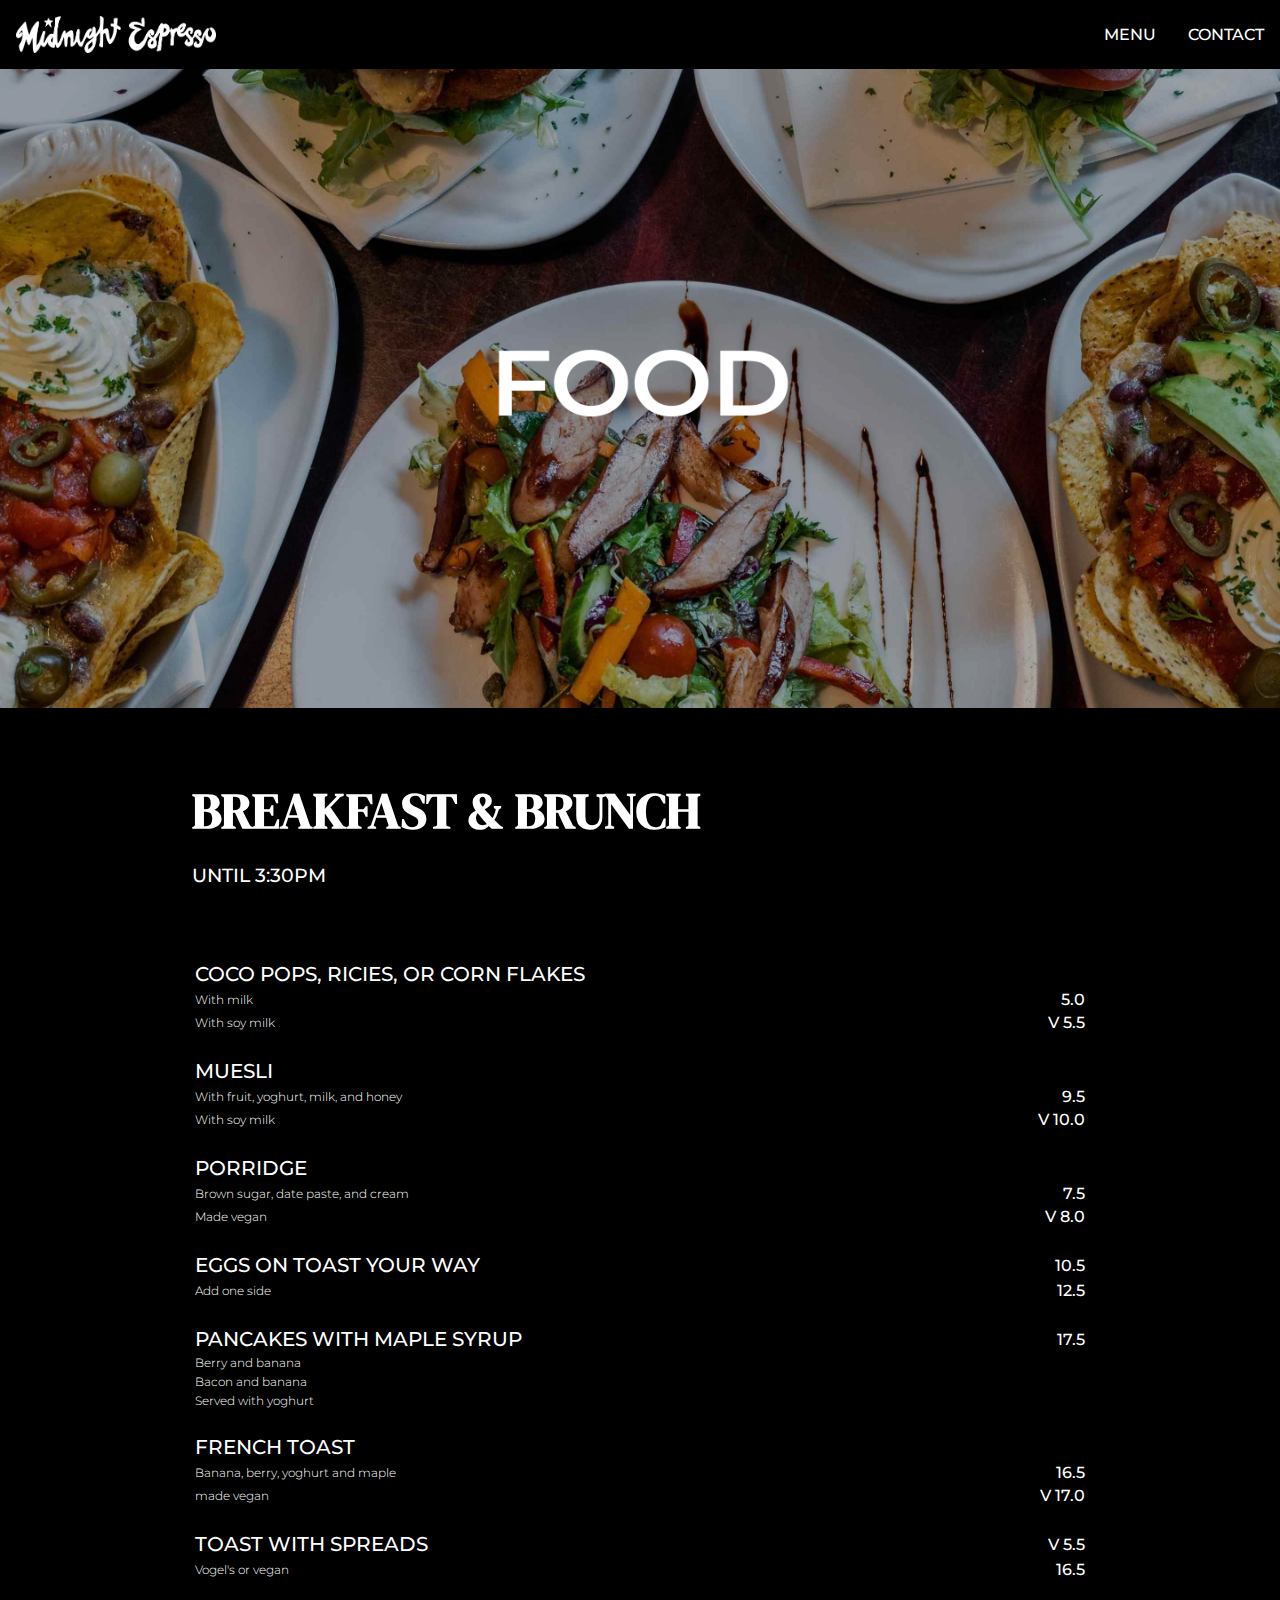
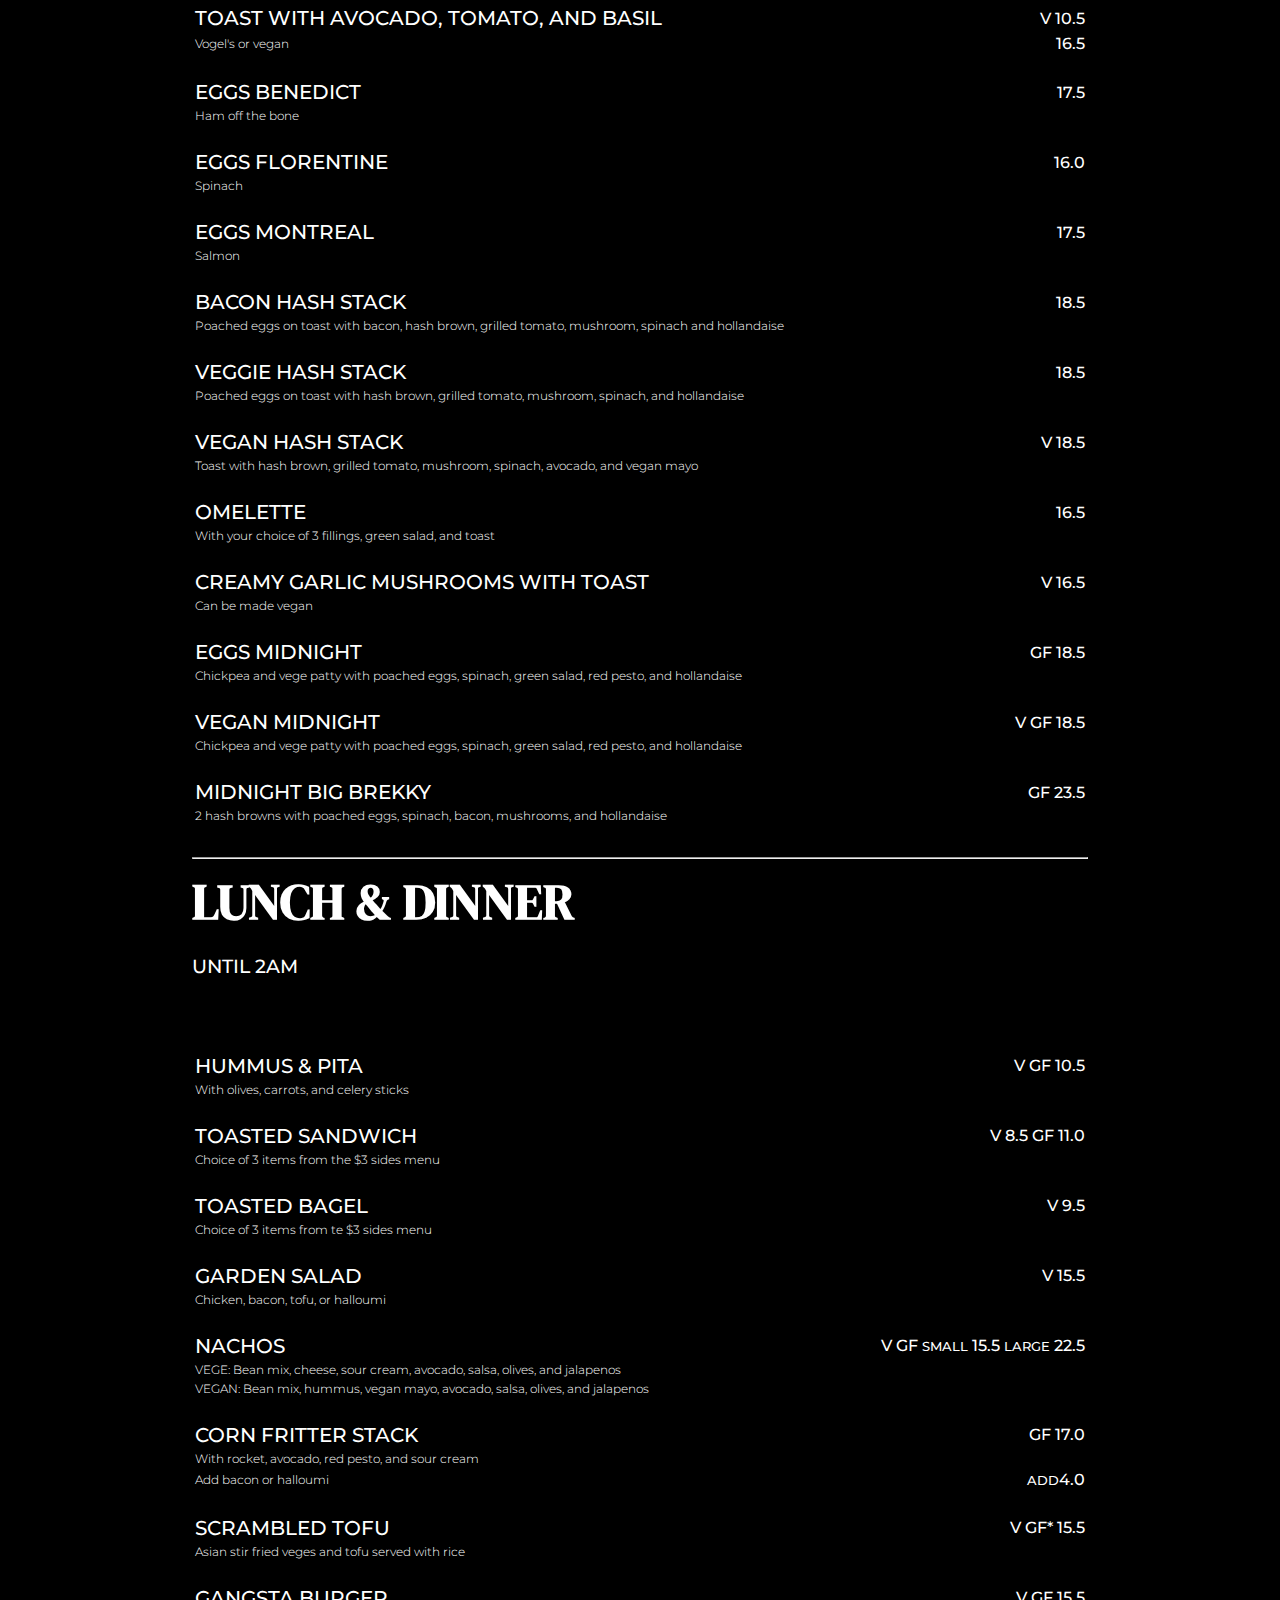
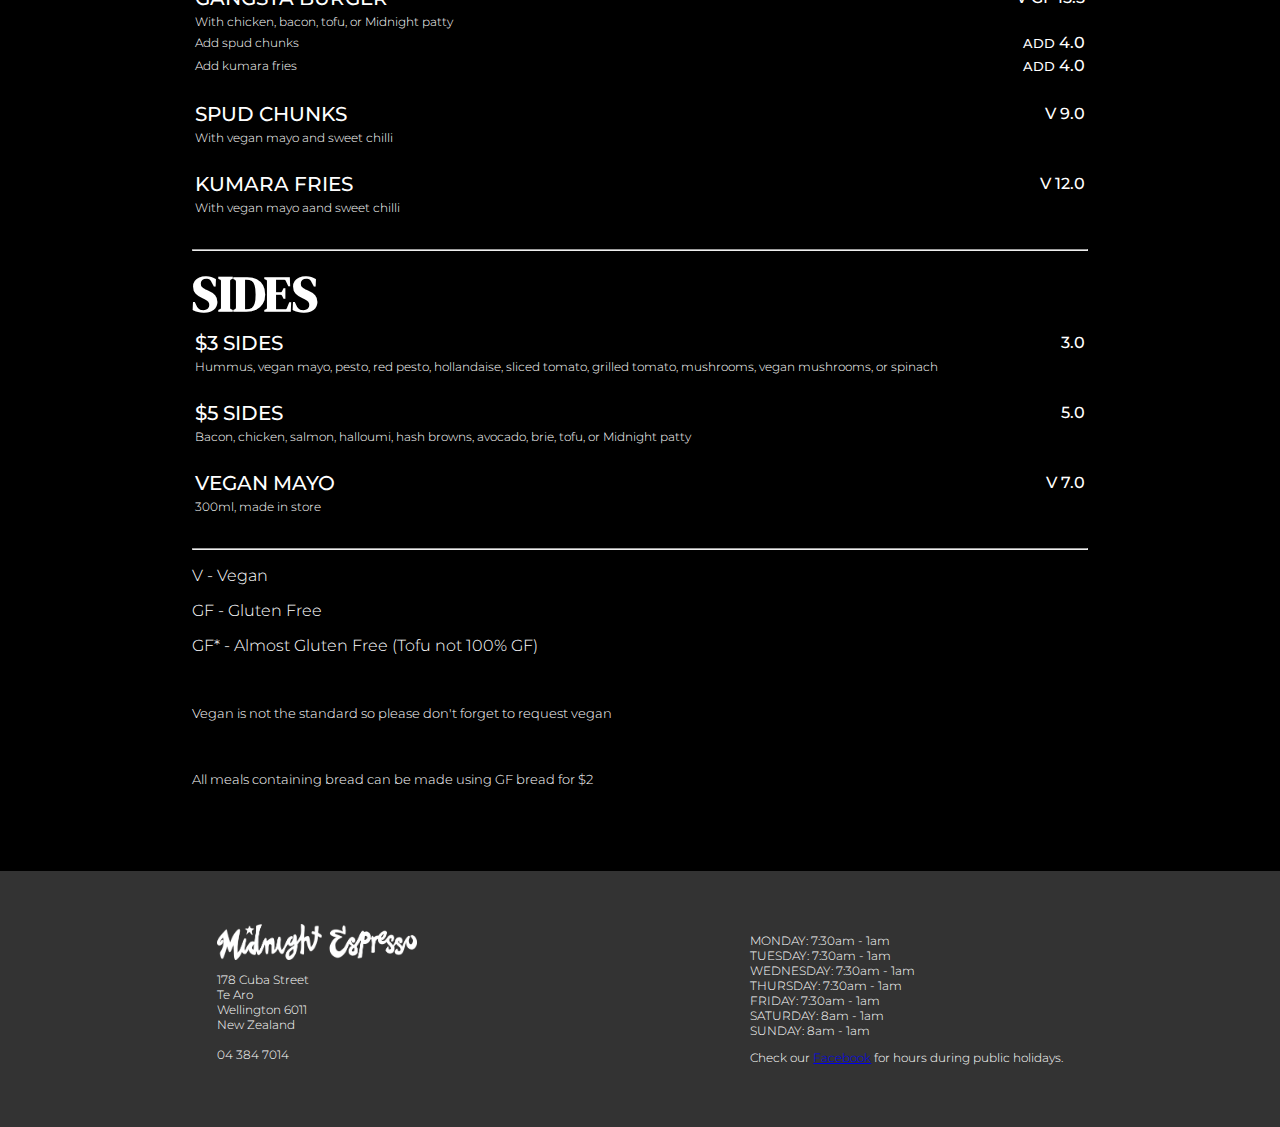
<file: menu.html>
<html lang="en">
<head>
    <meta charset="UTF-8">
    <meta http-equiv="X-UA-Compatible" content="IE=edge">
    <meta name="viewport" content="width=device-width, initial-scale=1.0">
    <title>Midnight Espresso</title>
    <link rel="preconnect" href="https://fonts.googleapis.com"><link rel="preconnect" href="https://fonts.gstatic.com" crossorigin><link href="https://fonts.googleapis.com/css2?family=DM+Serif+Display&family=Montserrat:wght@300;500&display=swap" rel="stylesheet">
    <link rel="stylesheet" href="css/style.css">
</head>
<body>
    <nav class="navbar">
        <div class="logo">
            <a href="index.html"><img src="img/logo.png" width="200px" alt="logo"></a>
        </div>
        <a href="#" class="toggle-button">
            <span class="bar"></span>
            <span class="bar"></span>
            <span class="bar"></span>
        </a>
        <div class="navbar-links">
            <ul>
                <li><a href="menu.html">MENU</a></li>
                <li><a href="contact.html">CONTACT</a></li>
            </ul>
        </div>
    </nav>

    <div class="offset"></div>
    
    <img src="img/menu-header.png" width="100%" alt="food">

    <main>
        <div class="offset"></div>
        <h2>BREAKFAST & BRUNCH</h2>
        <h3>UNTIL 3:30PM</h3>
        <br><br><br>

        <table>
            <tr>
                <td class="menu-item">COCO POPS, RICIES, OR CORN FLAKES</td>
                <td class="price"></td>
            </tr>
            <tr>
                <td class="option">With milk</td>
                <td class="price">5.0</td>
            </tr>
            <tr>
                <td class="option">With soy milk</td>
                <td class="price">V 5.5</td>
            </tr>
            <tr>
                <td>&nbsp</td>
                <td>&nbsp</td>
            </tr>

            <tr>
                <td class="menu-item">MUESLI</td>
                <td class="price"></td>
            </tr>
            <tr>
                <td class="option">With fruit, yoghurt, milk, and honey</td>
                <td class="price">9.5</td>
            </tr>
            <tr>
                <td class="option">With soy milk</td>
                <td class="price">V 10.0</td>
            </tr>
            <tr>
                <td>&nbsp</td>
                <td>&nbsp</td>
            </tr>

            <tr>
                <td class="menu-item">PORRIDGE</td>
                <td class="price"></td>
            </tr>
            <tr>
                <td class="option">Brown sugar, date paste, and cream</td>
                <td class="price">7.5</td>
            </tr>
            <tr>
                <td class="option">Made vegan</td>
                <td class="price">V 8.0</td>
            </tr>
            <tr>
                <td>&nbsp</td>
                <td>&nbsp</td>
            </tr>

            <tr>
                <td class="menu-item">EGGS ON TOAST YOUR WAY</td>
                <td class="price">10.5</td>
            </tr>
            <tr>
                <td class="option">Add one side</td>
                <td class="price">12.5</td>
            </tr>
            <tr>
                <td>&nbsp</td>
                <td>&nbsp</td>
            </tr>

            <tr>
                <td class="menu-item">PANCAKES WITH MAPLE SYRUP</td>
                <td class="price">17.5</td>
            </tr>
            <tr>
                <td class="option">Berry and banana</td>
                <td class="price"></td>
            </tr>
            <tr>
                <td class="option">Bacon and banana</td>
                <td class="price"></td>
            </tr>
            <tr>
                <td class="option">Served with yoghurt</td>
                <td class="price"></td>
            </tr>
            <tr>
                <td>&nbsp</td>
                <td>&nbsp</td>
            </tr>

            <tr>
                <td class="menu-item">FRENCH TOAST</td>
                <td class="price"></td>
            </tr>
            <tr>
                <td class="option">Banana, berry, yoghurt and maple</td>
                <td class="price">16.5</td>
            </tr>
            <tr>
                <td class="option">made vegan</td>
                <td class="price">V 17.0</td>
            </tr>
            <tr>
                <td>&nbsp</td>
                <td>&nbsp</td>
            </tr>

            <tr>
                <td class="menu-item">TOAST WITH SPREADS</td>
                <td class="price">V 5.5</td>
            </tr>
            <tr>
                <td class="option">Vogel's or vegan</td>
                <td class="price">16.5</td>
            </tr>
            <tr>
                <td>&nbsp</td>
                <td>&nbsp</td>
            </tr>

            <tr>
                <td class="menu-item">TOAST WITH AVOCADO, TOMATO, AND BASIL</td>
                <td class="price">V 10.5</td>
            </tr>
            <tr>
                <td class="option">Vogel's or vegan</td>
                <td class="price">16.5</td>
            </tr>
            <tr>
                <td>&nbsp</td>
                <td>&nbsp</td>
            </tr>

            <tr>
                <td class="menu-item">EGGS BENEDICT</td>
                <td class="price">17.5</td>
            </tr>
            <tr>
                <td class="option">Ham off the bone</td>
                <td class="price"></td>
            </tr>
            <tr>
                <td>&nbsp</td>
                <td>&nbsp</td>
            </tr>

            <tr>
                <td class="menu-item">EGGS FLORENTINE</td>
                <td class="price">16.0</td>
            </tr>
            <tr>
                <td class="option">Spinach</td>
                <td class="price"></td>
            </tr>
            <tr>
                <td>&nbsp</td>
                <td>&nbsp</td>
            </tr>
            
            <tr>
                <td class="menu-item">EGGS MONTREAL</td>
                <td class="price">17.5</td>
            </tr>
            <tr>
                <td class="option">Salmon</td>
                <td class="price"></td>
            </tr>
            <tr>
                <td>&nbsp</td>
                <td>&nbsp</td>
            </tr>

            <tr>
                <td class="menu-item">BACON HASH STACK</td>
                <td class="price">18.5</td>
            </tr>
            <tr>
                <td class="option">Poached eggs on toast with bacon, hash brown, grilled tomato, mushroom, spinach and hollandaise</td>
                <td class="price"></td>
            </tr>
            <tr>
                <td>&nbsp</td>
                <td>&nbsp</td>
            </tr>

            <tr>
                <td class="menu-item">VEGGIE HASH STACK</td>
                <td class="price">18.5</td>
            </tr>
            <tr>
                <td class="option">Poached eggs on toast with hash brown, grilled tomato, mushroom, spinach, and hollandaise</td>
                <td class="price"></td>
            </tr>
            <tr>
                <td>&nbsp</td>
                <td>&nbsp</td>
            </tr>

            <tr>
                <td class="menu-item">VEGAN HASH STACK</td>
                <td class="price">V 18.5</td>
            </tr>
            <tr>
                <td class="option">Toast with hash brown, grilled tomato, mushroom, spinach, avocado, and vegan mayo</td>
                <td class="price"></td>
            </tr>
            <tr>
                <td>&nbsp</td>
                <td>&nbsp</td>
            </tr>

            <tr>
                <td class="menu-item">OMELETTE</td>
                <td class="price">16.5</td>
            </tr>
            <tr>
                <td class="option">With your choice of 3 fillings, green salad, and toast</td>
                <td class="price"></td>
            </tr>
            <tr>
                <td>&nbsp</td>
                <td>&nbsp</td>
            </tr>

            <tr>
                <td class="menu-item">CREAMY GARLIC MUSHROOMS WITH TOAST</td>
                <td class="price">V 16.5</td>
            </tr>
            <tr>
                <td class="option">Can be made vegan</td>
                <td class="price"></td>
            </tr>
            <tr>
                <td>&nbsp</td>
                <td>&nbsp</td>
            </tr>

            <tr>
                <td class="menu-item">EGGS MIDNIGHT</td>
                <td class="price">GF 18.5</td>
            </tr>
            <tr>
                <td class="option">Chickpea and vege patty with poached eggs, spinach, green salad, red pesto, and hollandaise</td>
                <td class="price"></td>
            </tr>
            <tr>
                <td>&nbsp</td>
                <td>&nbsp</td>
            </tr>

            <tr>
                <td class="menu-item">VEGAN MIDNIGHT</td>
                <td class="price">V GF 18.5</td>
            </tr>
            <tr>
                <td class="option">Chickpea and vege patty with poached eggs, spinach, green salad, red pesto, and hollandaise</td>
                <td class="price"></td>
            </tr>
            <tr>
                <td>&nbsp</td>
                <td>&nbsp</td>
            </tr>

            <tr>
                <td class="menu-item">MIDNIGHT BIG BREKKY</td>
                <td class="price">GF 23.5</td>
            </tr>
            <tr>
                <td class="option">2 hash browns with poached eggs, spinach, bacon, mushrooms, and hollandaise</td>
                <td class="price"></td>
            </tr>
            <tr>
                <td>&nbsp</td>
                <td>&nbsp</td>
            </tr>
        </table>

        <hr>

        <h2>LUNCH & DINNER</h2>
        <h3>UNTIL 2AM</h3>
        <br><br><br>
        <table>
            <tr>
                <td class="menu-item">HUMMUS & PITA</td>
                <td class="price">V GF 10.5</td>
            </tr>
            <tr>
                <td class="option">With olives, carrots, and celery sticks</td>
                <td class="price"></td>
            </tr>
            <tr>
                <td>&nbsp</td>
                <td>&nbsp</td>
            </tr>

            <tr>
                <td class="menu-item">TOASTED SANDWICH</td>
                <td class="price">V 8.5 GF 11.0</td>
            </tr>
            <tr>
                <td class="option">Choice of 3 items from the $3 sides menu</td>
                <td class="price"></td>
            </tr>
            <tr>
                <td>&nbsp</td>
                <td>&nbsp</td>
            </tr>

            <tr>
                <td class="menu-item">TOASTED BAGEL</td>
                <td class="price">V 9.5</td>
            </tr>
            <tr>
                <td class="option">Choice of 3 items from te $3 sides menu</td>
                <td class="price"></td>
            </tr>
            <tr>
                <td>&nbsp</td>
                <td>&nbsp</td>
            </tr>

            <tr>
                <td class="menu-item">GARDEN SALAD</td>
                <td class="price">V 15.5</td>
            </tr>
            <tr>
                <td class="option">Chicken, bacon, tofu, or halloumi</td>
                <td class="price"></td>
            </tr>
            <tr>
                <td>&nbsp</td>
                <td>&nbsp</td>
            </tr>

            <tr>
                <td class="menu-item">NACHOS</td>
                <td class="price">V GF <small>SMALL</small> 15.5 <small>LARGE</small> 22.5</td>
            </tr>
            <tr>
                <td class="option">VEGE: Bean mix, cheese, sour cream, avocado, salsa, olives, and jalapenos</td>
                <td class="price"></td>
            </tr>
            <tr>
                <td class="option">VEGAN: Bean mix, hummus, vegan mayo, avocado, salsa, olives, and jalapenos</td>
                <td class="price"></td>
            </tr>
            <tr>
                <td>&nbsp</td>
                <td>&nbsp</td>
            </tr>

            <tr>
                <td class="menu-item">CORN FRITTER STACK</td>
                <td class="price">GF 17.0</td>
            </tr>
            <tr>
                <td class="option">With rocket, avocado, red pesto, and sour cream</td>
                <td class="price"></td>
            </tr>
            <tr>
                <td class="option">Add bacon or halloumi</td>
                <td class="price"><small>ADD</small>4.0</td>
            </tr>
            <tr>
                <td>&nbsp</td>
                <td>&nbsp</td>
            </tr>

            <tr>
                <td class="menu-item">SCRAMBLED TOFU</td>
                <td class="price">V GF* 15.5</td>
            </tr>
            <tr>
                <td class="option">Asian stir fried veges and tofu served with rice</td>
                <td class="price"></td>
            </tr>
            <tr>
                <td>&nbsp</td>
                <td>&nbsp</td>
            </tr>

            <tr>
                <td class="menu-item">GANGSTA BURGER</td>
                <td class="price">V GF 15.5</td>
            </tr>
            <tr>
                <td class="option">With chicken, bacon, tofu, or Midnight patty</td>
                <td class="price"></td>
            </tr>
            <tr>
                <td class="option">Add spud chunks</td>
                <td class="price"><small>ADD</small> 4.0</td>
            </tr>
            <tr>
                <td class="option">Add kumara fries</td>
                <td class="price"><small>ADD</small> 4.0</td>
            </tr>
            <tr>
                <td>&nbsp</td>
                <td>&nbsp</td>
            </tr>

            <tr>
                <td class="menu-item">SPUD CHUNKS</td>
                <td class="price">V 9.0</td>
            </tr>
            <tr>
                <td class="option">With vegan mayo and sweet chilli</td>
                <td class="price"></td>
            </tr>
            <tr>
                <td>&nbsp</td>
                <td>&nbsp</td>
            </tr>

            <tr>
                <td class="menu-item">KUMARA FRIES</td>
                <td class="price">V 12.0</td>
            </tr>
            <tr>
                <td class="option">With vegan mayo aand sweet chilli</td>
                <td class="price"></td>
            </tr>
            <tr>
                <td>&nbsp</td>
                <td>&nbsp</td>
            </tr>
        </table>

        <hr>

        <h2>SIDES</h2>
        <table>
            <tr>
                <td class="menu-item">$3 SIDES</td>
                <td class="price">3.0</td>
            </tr>
            <tr>
                <td class="option">Hummus, vegan mayo, pesto, red pesto, hollandaise, sliced tomato, grilled tomato, mushrooms, vegan mushrooms, or spinach</td>
                <td class="price"></td>
            </tr>
            <tr>
                <td>&nbsp</td>
                <td>&nbsp</td>
            </tr>

            <tr>
                <td class="menu-item">$5 SIDES</td>
                <td class="price">5.0</td>
            </tr>
            <tr>
                <td class="option">Bacon, chicken, salmon, halloumi, hash browns, avocado, brie, tofu, or Midnight patty</td>
                <td class="price"></td>
            </tr>
            <tr>
                <td>&nbsp</td>
                <td>&nbsp</td>
            </tr>

            <tr>
                <td class="menu-item">VEGAN MAYO</td>
                <td class="price">V 7.0</td>
            </tr>
            <tr>
                <td class="option">300ml, made in store</td>
                <td class="price"></td>
            </tr>
            <tr>
                <td>&nbsp</td>
                <td>&nbsp</td>
            </tr>
        </table>

        <hr>

        <p>V - Vegan</p>
        <p>GF - Gluten Free</p>
        <p>GF* - Almost Gluten Free (Tofu not 100% GF)</p>
        <br>
        <p><small>Vegan is not the standard so please don't forget to request vegan</small></p>>
        <p><small>All meals containing bread can be made using GF bread for $2</small></p>
        <div class="offset"></div>
    </main>
    <footer>
        <div class="footer-container">
            <div class="left">
                <img src="img/logo.png" alt="logo" width="200px">
                <p>178 Cuba Street<br>
                    Te Aro<br>
                    Wellington 6011<br>
                    New Zealand<br>
                    <br>
                    04 384 7014</p>
            </div>
            <div class="right">
                <p>MONDAY: 7:30am - 1am<br>
                TUESDAY: 7:30am - 1am<br>
                WEDNESDAY: 7:30am - 1am<br>
                THURSDAY: 7:30am - 1am<br>
                FRIDAY: 7:30am - 1am<br>
                SATURDAY: 8am - 1am<br>
                SUNDAY: 8am - 1am</p>
                <p>Check our <a href="https://www.facebook.com/midnightespressowlg/">Facebook</a> for hours during public holidays.</p>
            </div>
        </div>
    </footer>
    <script src="js/index.js"></script>
</body>
</html>
</file>
<file: css/style.css>
/* Global styling */
* {
    box-sizing: border-box;
}

body {
    margin: 0;
    padding: 0;
    background-color: black;
    margin: auto;
    min-height: 100vh;
}

p {
    color: white;
    font-family: 'Montserrat', sans-serif;
    font-weight: 300;
}

h2 {
    color: white;
    font-family: 'DM Serif Display', serif;
    font-size: 50px;
    padding: 0;
    margin-block-start: 0;
    margin-block-end: 0;
}

h3 {
    color: white;
    font-family: 'Montserrat', sans-serif;
    font-weight: 500;
}

li {
    font-family: 'Montserrat', sans-serif;
    font-weight: 500;
}

.text-box {
    border-style: solid;
    border-color: white;
    border-width: 1px;
    padding: 30px;
}

/* Navbar styling */
.navbar {
    position: fixed;
    display: flex;
    justify-content: space-between;
    align-items: center;
    background-color: black;
    color: white;
    width: 100%;
}

.logo {
    width: 200px;
    margin: 1rem;
}

.navbar-links ul {
    margin: 0;
    padding: 0;
    display: flex;
}

.navbar-links li {
    list-style: none;

}

.navbar-links li a {
    text-decoration: none;
    color: white;
    display: block;
    padding: 1rem;
}

.navbar-links li:hover {
    background-color:rgb(57, 57, 57);
}

.toggle-button {
    position: absolute;
    top: 1.5rem;
    right: 1.5rem;
    display: none;
    flex-direction: column;
    justify-content: space-between;
    width: 31px;
    height: 21px;
}

.toggle-button .bar {
    height: 3px;
    width: 100%;
    background-color: white;
    border-radius: 10px;
}

main {
    width: 70%;
    max-width: 960px;
    margin: auto;
}

.offset {
    height: 68px;
}


.map {
    filter: saturation(75%) contrast(200%);
}


/* Page section styling */
.container {
    display: grid;
    width: 100%;
    grid-template-columns: repeat(2, 1fr);
    grid-auto-rows: 1fr;
    grid-gap: 50px;
    margin: 50px 0;
}

.container > div > * {
    height: 100%;
}

.container img {
    max-width: 100%;
    width: 100%;
    height: 100%;
    object-fit: cover;
}

.container a {
    color: white;
    font-size: 1.5rem;
}



@media (max-width: 900px) {
    .container {
        grid-template-columns: 1fr;
        grid-auto-rows: auto;
    }

    .hours-img {
        order: 2;
    }

    .hours-text {
        order: 1;
    }

    .contact-img {
        order: 2;
    }

    .contact-text {
        order: 1;
    }

    hr {
        display: none;
    }
}

.contact-link {
    font-size: 1rem !important;
    font-family: 'Montserrat', sans-serif;
    text-decoration: underline;
}

/* TABLE STYLING */
table {
    width: 100%;
}

td {
    color: white;
    font-family: 'Montserrat', sans-serif;
}

.menu-item {
    font-weight: 500;
    font-size: 1.25rem;
}

.option {
    font-weight: 300;
    font-size: 0.75rem;
}

.price {
    font-weight: 500;
    font-size: 1rem;
    text-align: right;
}

/* Form styling */
label {
    font-family: 'Montserrat', sans-serif;
    color: white;
}

input[type=text], select {
    color: white;
    width: 100%;
    padding: 12px 20px;
    margin: 8px 0;
    display: inline-block;
    background-color: #333333;
    box-sizing: border-box;
}
  
input[type=submit] {
    width: 100%;
    background-color: white;
    color: rgb(35, 35, 35);
    padding: 14px 20px;
    margin: 8px 0;
    border: none;
    border-radius: 4px;
    cursor: pointer;
}
  
input[type=submit]:hover {
    background-color:#ccc;
}

.popup {
    visibility: hidden;
    background: rgba(25, 25, 25, .85);
    display: flex;
    justify-content: center;
    align-items: center;
    flex-direction: column;
    position: absolute;
    height: 300px;
    width: 50%;
    margin: auto;
    left: 0;
    right: 0;
    top: 100px;
    text-align: center;
    padding: 15px;
    border-radius: 10px;
}

.open-popup {
    visibility: visible;
}

@media (max-width: 900px) {
    .popup {
        width: 80%;
    }
}
  

/* Footer styling */
.footer-container {
    display: flex;
    flex-direction: row;
    align-items: center;
    justify-content: space-around;
    background-color: #333333;
    padding: 50px;
}

.footer-container p {
    font-size: 12px;
}

.social-logo {
    margin-right: 10px;
}

@media (max-width: 720px) {
    .footer-container {
        flex-direction: column;
        align-items:flex-start;
    }
}

@media (max-width: 600px) {
    .toggle-button {
        display: flex;
    }

    .navbar-links {
        display: none;
        width: 100%;
    }

    .navbar {
        flex-direction: column;
    }

    .navbar-links ul {
        width: 100%;
        flex-direction: column;
    }

    .navbar-links li {
        text-align: center;
    }

    .navbar-links li a {
        padding: .75rem 1rem;
    }

    .navbar-links.active {
        display: flex;
    }

    main {
        width: 100%;
        max-width: 100%;
        padding: 25px;
    }

    .container {
        width: 100%;

    }

    hr {
        width: 90%;
    }
}
</file>
